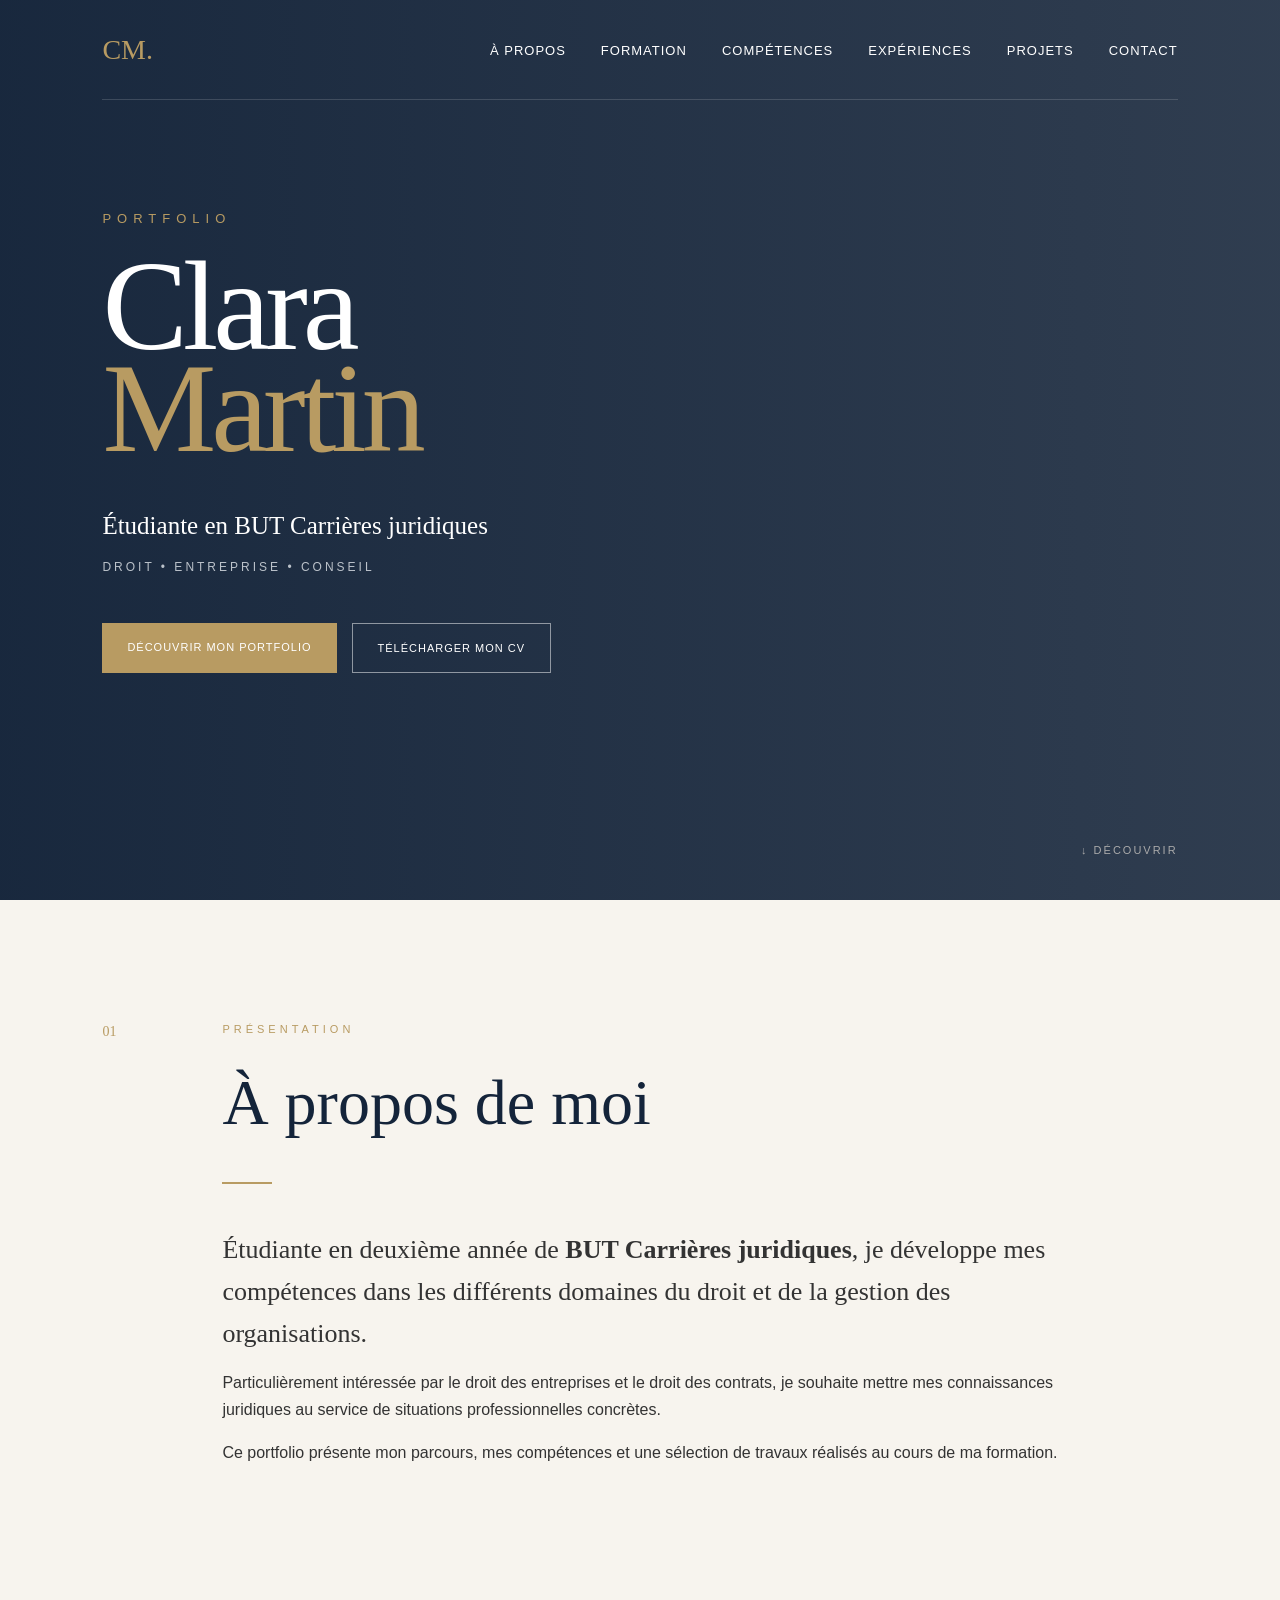
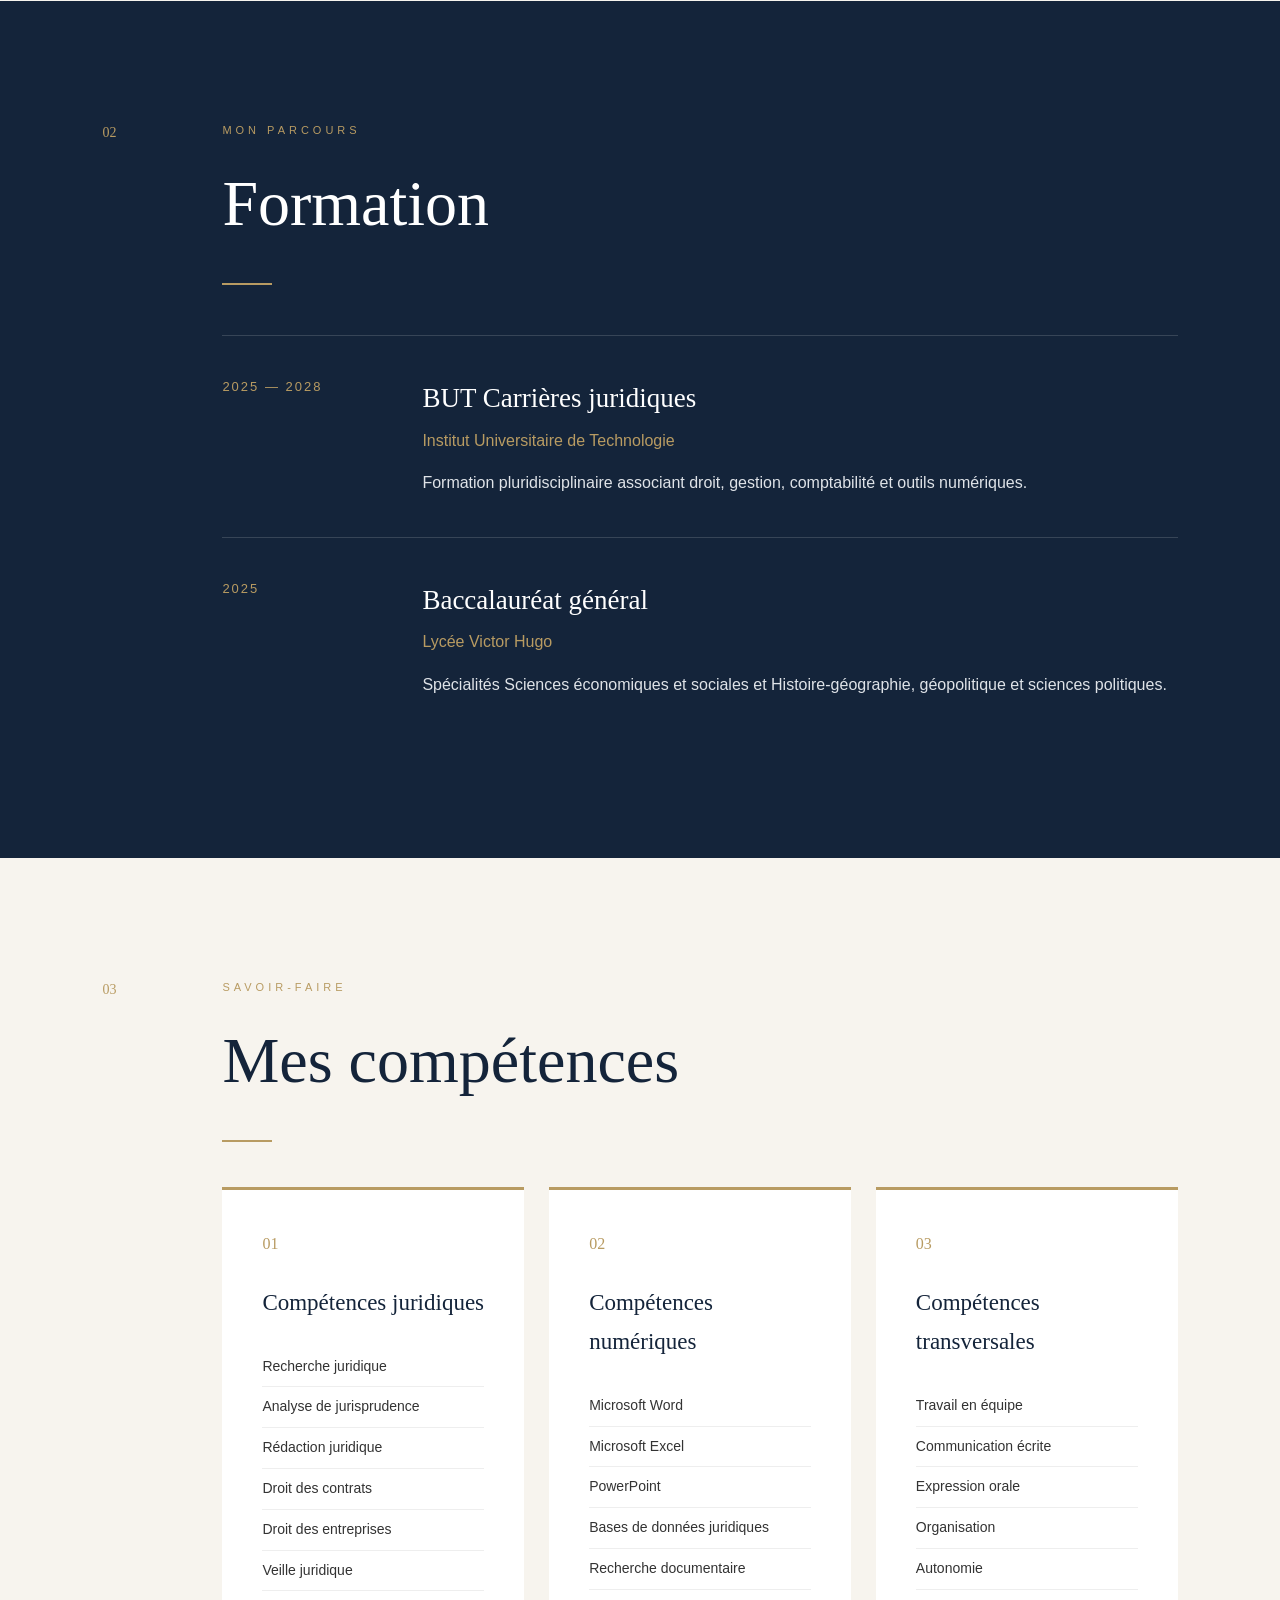
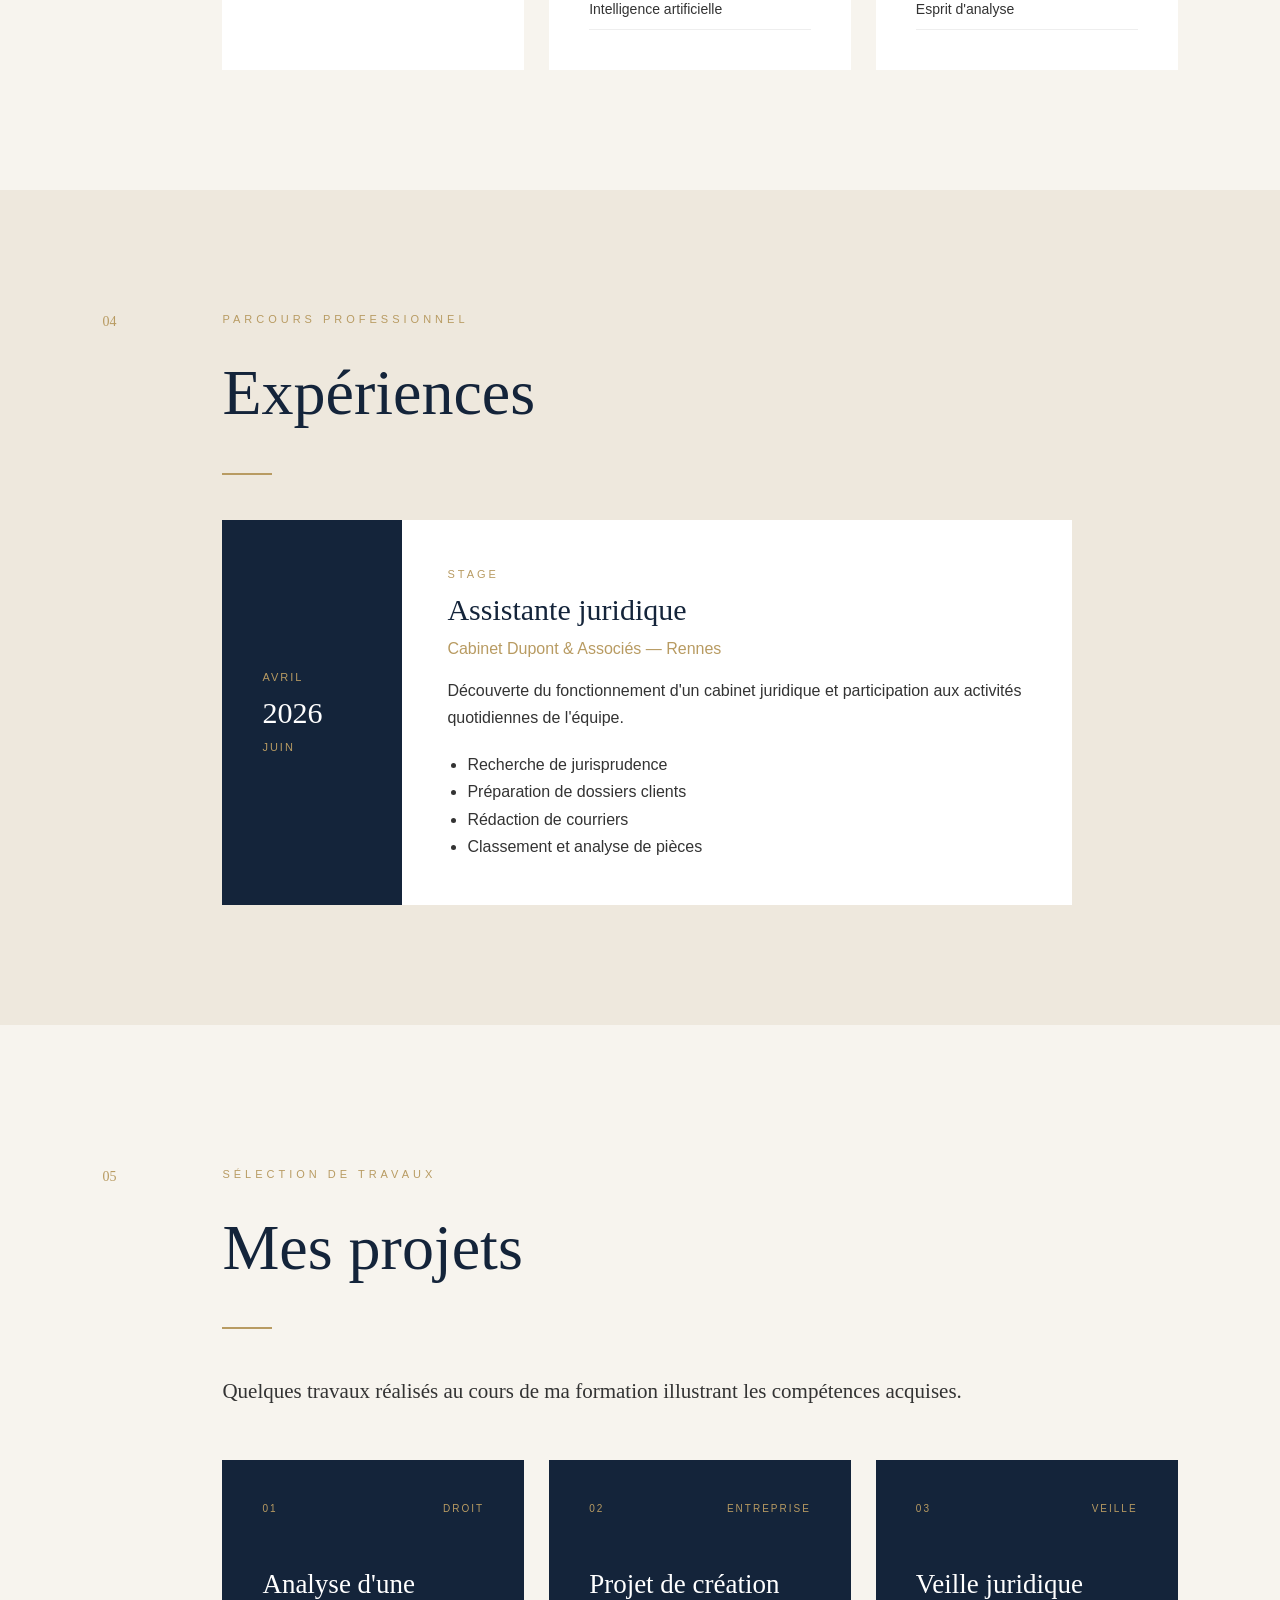
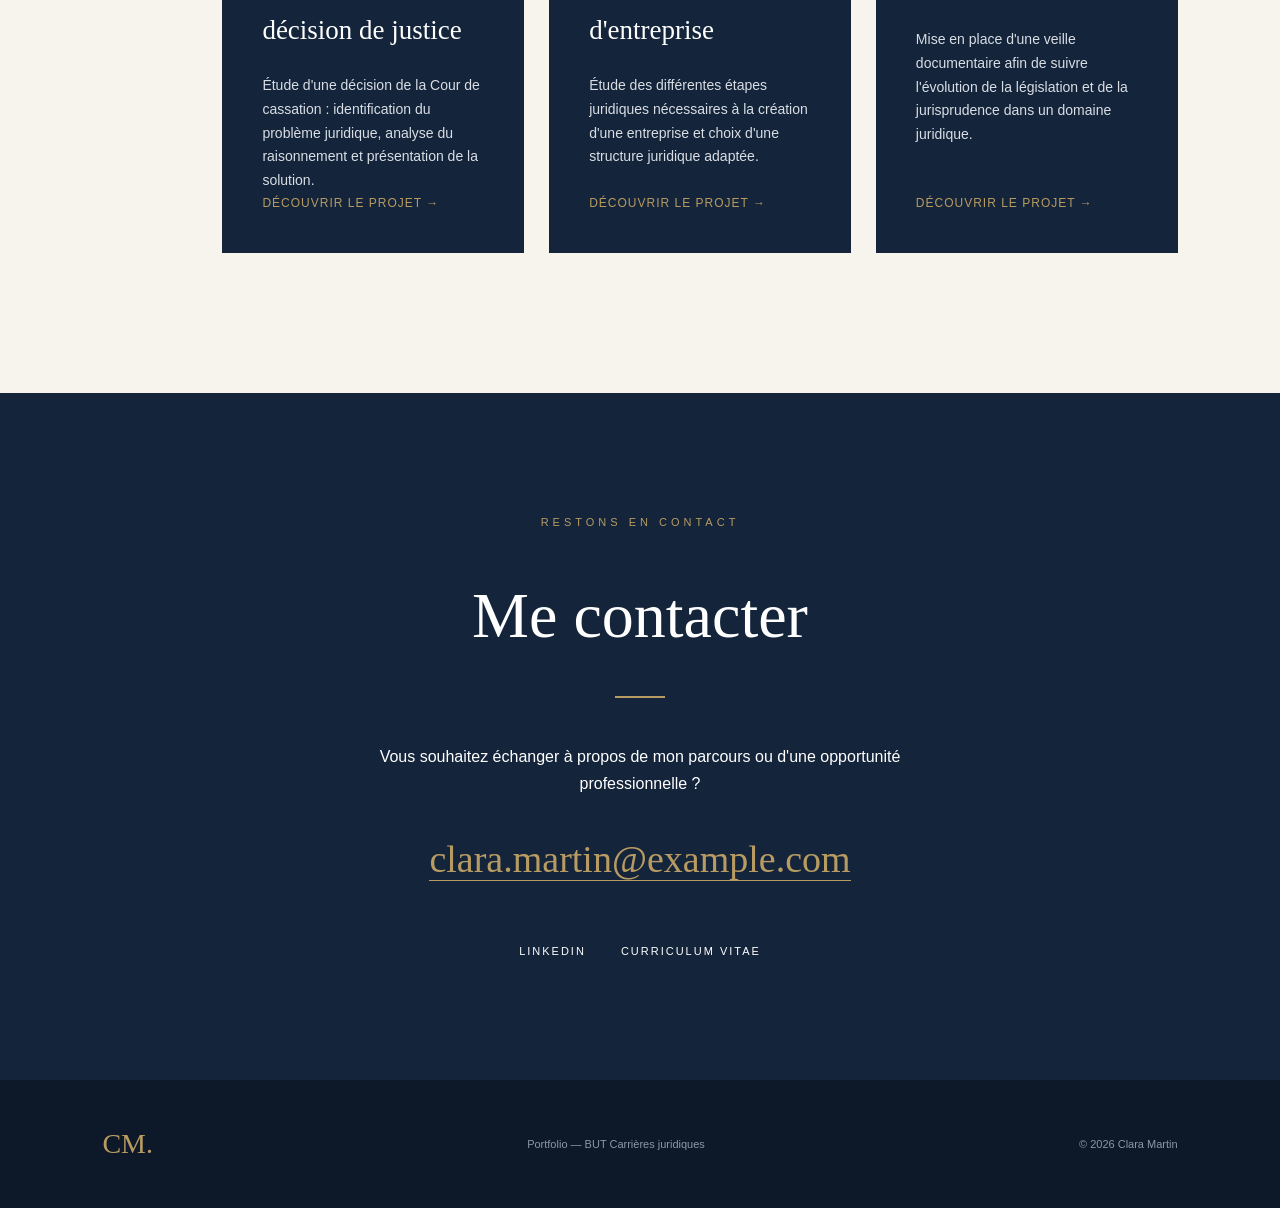
<file: index.html>
<!DOCTYPE html>
<html lang="fr">
<head>
    <meta charset="UTF-8">
    <meta name="viewport" content="width=device-width, initial-scale=1.0">
    <title>Portfolio | Clara Martin</title>
    <style>
/* ==============================
   VARIABLES
================================ */

:root {
    --navy: #14243a;
    --navy-light: #203653;
    --gold: #b89b62;
    --cream: #f7f4ee;
    --beige: #eee8dd;
    --white: #ffffff;
    --text: #333333;
    --light-text: #6e6e6e;
}


/* ==============================
   BASE
================================ */

* {
    margin: 0;
    padding: 0;
    box-sizing: border-box;
}

html {
    scroll-behavior: smooth;
}

body {
    font-family: Arial, Helvetica, sans-serif;
    color: var(--text);
    background: var(--cream);
    line-height: 1.7;
}

h1,
h2,
h3 {
    font-family: Georgia, "Times New Roman", serif;
    font-weight: normal;
}

a {
    text-decoration: none;
    color: inherit;
}


/* ==============================
   HERO
================================ */

.hero {
    min-height: 100vh;
    background:
        linear-gradient(
            90deg,
            rgba(20, 36, 58, 0.98),
            rgba(20, 36, 58, 0.88)
        );
    color: white;
    position: relative;
    padding: 0 8%;
}

.navbar {
    height: 100px;
    display: flex;
    align-items: center;
    justify-content: space-between;
    border-bottom: 1px solid rgba(255,255,255,0.15);
}

.logo,
.footer-logo {
    font-family: Georgia, serif;
    font-size: 28px;
    color: var(--gold);
}

.navbar ul {
    display: flex;
    list-style: none;
    gap: 35px;
}

.navbar a {
    font-size: 13px;
    letter-spacing: 1px;
    text-transform: uppercase;
    transition: 0.3s;
}

.navbar a:hover {
    color: var(--gold);
}


.hero-content {
    max-width: 850px;
    padding-top: 12vh;
}

.surtitle {
    color: var(--gold);
    letter-spacing: 6px;
    font-size: 13px;
    margin-bottom: 25px;
}

.hero h1 {
    font-size: clamp(75px, 10vw, 145px);
    line-height: 0.8;
    letter-spacing: -5px;
}

.hero h1 span {
    color: var(--gold);
}

.subtitle {
    margin-top: 45px;
    font-family: Georgia, serif;
    font-size: 25px;
}

.intro {
    color: #bbc2ca;
    margin-top: 10px;
    letter-spacing: 3px;
    text-transform: uppercase;
    font-size: 12px;
}


.hero-buttons {
    margin-top: 45px;
    display: flex;
    gap: 15px;
}

.btn {
    padding: 15px 25px;
    text-transform: uppercase;
    letter-spacing: 1px;
    font-size: 11px;
    transition: 0.3s;
}

.btn-primary {
    background: var(--gold);
    color: white;
}

.btn-primary:hover {
    background: white;
    color: var(--navy);
}

.btn-outline {
    border: 1px solid rgba(255,255,255,0.5);
}

.btn-outline:hover {
    background: white;
    color: var(--navy);
}

.scroll {
    position: absolute;
    right: 8%;
    bottom: 40px;
    color: #aaa;
    font-size: 11px;
    text-transform: uppercase;
    letter-spacing: 2px;
}


/* ==============================
   SECTIONS
================================ */

.section {
    display: grid;
    grid-template-columns: 120px 1fr;
    padding: 120px 8%;
    max-width: 1500px;
    margin: auto;
}

.section-number {
    color: var(--gold);
    font-family: Georgia, serif;
    font-size: 14px;
}

.section-content {
    max-width: 1100px;
}

.section-label {
    text-transform: uppercase;
    letter-spacing: 4px;
    font-size: 11px;
    color: var(--gold);
    margin-bottom: 10px;
}

h2 {
    font-size: clamp(42px, 5vw, 65px);
    color: var(--navy);
}

.gold-line {
    width: 50px;
    height: 2px;
    background: var(--gold);
    margin: 25px 0 45px;
}

.large-text {
    font-family: Georgia, serif;
    font-size: 26px;
    line-height: 1.6;
    max-width: 900px;
    margin-bottom: 25px;
}

.section-content > p:not(.section-label) {
    max-width: 850px;
    margin-bottom: 15px;
}


/* ==============================
   FORMATION
================================ */

.dark-section {
    max-width: none;
    background: var(--navy);
    color: #dfe3e8;
}

.dark-section .section-content {
    max-width: 1100px;
}

.dark-section h2 {
    color: white;
}

.timeline {
    margin-top: 50px;
}

.timeline-item {
    display: grid;
    grid-template-columns: 200px 1fr;
    padding: 40px 0;
    border-top: 1px solid rgba(255,255,255,0.15);
}

.date {
    color: var(--gold);
    font-size: 13px;
    letter-spacing: 2px;
}

.timeline h3 {
    color: white;
    font-size: 27px;
    margin-bottom: 5px;
}

.institution {
    color: var(--gold);
    margin-bottom: 15px;
}


/* ==============================
   COMPETENCES
================================ */

.skills-grid {
    display: grid;
    grid-template-columns: repeat(3, 1fr);
    gap: 25px;
}

.skill-card {
    background: white;
    padding: 40px;
    border-top: 3px solid var(--gold);
    transition: 0.3s;
}

.skill-card:hover {
    transform: translateY(-7px);
    box-shadow: 0 20px 45px rgba(0,0,0,0.08);
}

.skill-number {
    color: var(--gold);
    font-family: Georgia, serif;
}

.skill-card h3 {
    color: var(--navy);
    font-size: 23px;
    margin: 25px 0;
}

.skill-card ul {
    list-style: none;
}

.skill-card li {
    padding: 8px 0;
    border-bottom: 1px solid #eee;
    font-size: 14px;
}


/* ==============================
   EXPERIENCE
================================ */

.beige-section {
    max-width: none;
    background: var(--beige);
}

.experience {
    display: grid;
    grid-template-columns: 180px 1fr;
    background: white;
    max-width: 850px;
    margin-top: 40px;
}

.experience-date {
    background: var(--navy);
    color: white;
    padding: 40px;
    display: flex;
    flex-direction: column;
    justify-content: center;
}

.experience-date span {
    color: var(--gold);
    font-size: 11px;
    letter-spacing: 2px;
}

.experience-date strong {
    font-family: Georgia, serif;
    font-size: 30px;
    font-weight: normal;
}

.experience-content {
    padding: 45px;
}

.experience-type {
    color: var(--gold);
    font-size: 11px;
    letter-spacing: 3px;
}

.experience-content h3 {
    font-size: 30px;
    color: var(--navy);
}

.experience-content ul {
    margin: 20px 0 0 20px;
}


/* ==============================
   PROJETS
================================ */

.projects-section {
    padding-top: 140px;
    padding-bottom: 140px;
}

.projects-intro {
    font-family: Georgia, serif;
    font-size: 21px;
}

.projects-grid {
    display: grid;
    grid-template-columns: repeat(3, 1fr);
    gap: 25px;
    margin-top: 50px;
}

.project-card {
    background: var(--navy);
    color: #d9dee5;
    padding: 40px;
    min-height: 390px;
    display: flex;
    flex-direction: column;
    transition: 0.3s;
}

.project-card:hover {
    transform: translateY(-8px);
}

.project-top {
    display: flex;
    justify-content: space-between;
    color: var(--gold);
    font-size: 10px;
    letter-spacing: 2px;
}

.project-card h3 {
    color: white;
    font-size: 27px;
    margin: 45px 0 20px;
}

.project-card p {
    font-size: 14px;
}

.project-card a {
    color: var(--gold);
    margin-top: auto;
    font-size: 12px;
    text-transform: uppercase;
    letter-spacing: 1px;
}


/* ==============================
   CONTACT
================================ */

.contact {
    background: var(--navy);
    color: white;
    text-align: center;
    padding: 120px 20px;
}

.contact h2 {
    color: white;
}

.center {
    margin-left: auto;
    margin-right: auto;
}

.contact > p {
    max-width: 600px;
    margin: 0 auto 30px;
}

.email {
    font-family: Georgia, serif;
    color: var(--gold);
    font-size: clamp(22px, 4vw, 38px);
    border-bottom: 1px solid var(--gold);
}

.contact-links {
    margin-top: 50px;
    display: flex;
    justify-content: center;
    gap: 35px;
}

.contact-links a {
    text-transform: uppercase;
    letter-spacing: 2px;
    font-size: 11px;
}


/* ==============================
   FOOTER
================================ */

footer {
    background: #0d1828;
    color: #8e98a5;
    display: flex;
    justify-content: space-between;
    align-items: center;
    padding: 40px 8%;
    font-size: 11px;
}


/* ==============================
   RESPONSIVE
================================ */

@media (max-width: 850px) {

    .navbar ul {
        display: none;
    }

    .hero h1 {
        letter-spacing: -2px;
    }

    .section {
        display: block;
        padding: 80px 7%;
    }

    .section-number {
        margin-bottom: 20px;
    }

    .skills-grid,
    .projects-grid {
        grid-template-columns: 1fr;
    }

    .timeline-item {
        grid-template-columns: 1fr;
        gap: 15px;
    }

    .experience {
        grid-template-columns: 1fr;
    }

    .experience-date {
        display: block;
    }

    .hero-buttons {
        flex-direction: column;
        align-items: flex-start;
    }

    footer {
        flex-direction: column;
        gap: 15px;
        text-align: center;
    }
}


    </style>
  
</head>

<body>

<header class="hero">
    <nav class="navbar">
        <div class="logo">CM.</div>

        <ul>
            <li><a href="#apropos">À propos</a></li>
            <li><a href="#formation">Formation</a></li>
            <li><a href="#competences">Compétences</a></li>
            <li><a href="#experience">Expériences</a></li>
            <li><a href="#projets">Projets</a></li>
            <li><a href="#contact">Contact</a></li>
        </ul>
    </nav>

    <div class="hero-content">

        <p class="surtitle">PORTFOLIO</p>

        <h1>Clara<br><span>Martin</span></h1>

        <p class="subtitle">
            Étudiante en BUT Carrières juridiques
        </p>

        <p class="intro">
            Droit • Entreprise • Conseil
        </p>

        <div class="hero-buttons">
            <a href="#projets" class="btn btn-primary">Découvrir mon portfolio</a>
            <a href="cv-clara-martin.pdf" class="btn btn-outline">Télécharger mon CV</a>
        </div>

    </div>

    <div class="scroll">
        ↓ Découvrir
    </div>
</header>


<main>

<!-- À PROPOS -->

<section id="apropos" class="section about">

    <div class="section-number">01</div>

    <div class="section-content">

        <p class="section-label">Présentation</p>

        <h2>À propos de moi</h2>

        <div class="gold-line"></div>

        <p class="large-text">
            Étudiante en deuxième année de
            <strong>BUT Carrières juridiques</strong>,
            je développe mes compétences dans les différents
            domaines du droit et de la gestion des organisations.
        </p>

        <p>
            Particulièrement intéressée par le droit des entreprises
            et le droit des contrats, je souhaite mettre mes connaissances
            juridiques au service de situations professionnelles concrètes.
        </p>

        <p>
            Ce portfolio présente mon parcours, mes compétences
            et une sélection de travaux réalisés au cours de ma formation.
        </p>

    </div>

</section>


<!-- FORMATION -->

<section id="formation" class="section dark-section">

    <div class="section-number">02</div>

    <div class="section-content">

        <p class="section-label">Mon parcours</p>

        <h2>Formation</h2>

        <div class="gold-line"></div>

        <div class="timeline">

            <div class="timeline-item">
                <div class="date">2025 — 2028</div>

                <div>
                    <h3>BUT Carrières juridiques</h3>
                    <p class="institution">Institut Universitaire de Technologie</p>

                    <p>
                        Formation pluridisciplinaire associant droit,
                        gestion, comptabilité et outils numériques.
                    </p>
                </div>
            </div>


            <div class="timeline-item">

                <div class="date">2025</div>

                <div>
                    <h3>Baccalauréat général</h3>
                    <p class="institution">Lycée Victor Hugo</p>

                    <p>
                        Spécialités Sciences économiques et sociales
                        et Histoire-géographie, géopolitique et sciences politiques.
                    </p>
                </div>

            </div>

        </div>

    </div>

</section>


<!-- COMPÉTENCES -->

<section id="competences" class="section">

    <div class="section-number">03</div>

    <div class="section-content">

        <p class="section-label">Savoir-faire</p>

        <h2>Mes compétences</h2>

        <div class="gold-line"></div>


        <div class="skills-grid">

            <div class="skill-card">

                <span class="skill-number">01</span>

                <h3>Compétences juridiques</h3>

                <ul>
                    <li>Recherche juridique</li>
                    <li>Analyse de jurisprudence</li>
                    <li>Rédaction juridique</li>
                    <li>Droit des contrats</li>
                    <li>Droit des entreprises</li>
                    <li>Veille juridique</li>
                </ul>

            </div>


            <div class="skill-card">

                <span class="skill-number">02</span>

                <h3>Compétences numériques</h3>

                <ul>
                    <li>Microsoft Word</li>
                    <li>Microsoft Excel</li>
                    <li>PowerPoint</li>
                    <li>Bases de données juridiques</li>
                    <li>Recherche documentaire</li>
                    <li>Intelligence artificielle</li>
                </ul>

            </div>


            <div class="skill-card">

                <span class="skill-number">03</span>

                <h3>Compétences transversales</h3>

                <ul>
                    <li>Travail en équipe</li>
                    <li>Communication écrite</li>
                    <li>Expression orale</li>
                    <li>Organisation</li>
                    <li>Autonomie</li>
                    <li>Esprit d'analyse</li>
                </ul>

            </div>

        </div>

    </div>

</section>


<!-- EXPERIENCE -->

<section id="experience" class="section beige-section">

    <div class="section-number">04</div>

    <div class="section-content">

        <p class="section-label">Parcours professionnel</p>

        <h2>Expériences</h2>

        <div class="gold-line"></div>


        <article class="experience">

            <div class="experience-date">
                <span>AVRIL</span>
                <strong>2026</strong>
                <span>JUIN</span>
            </div>

            <div class="experience-content">

                <p class="experience-type">STAGE</p>

                <h3>Assistante juridique</h3>

                <p class="institution">
                    Cabinet Dupont & Associés — Rennes
                </p>

                <p>
                    Découverte du fonctionnement d'un cabinet juridique
                    et participation aux activités quotidiennes de l'équipe.
                </p>

                <ul>
                    <li>Recherche de jurisprudence</li>
                    <li>Préparation de dossiers clients</li>
                    <li>Rédaction de courriers</li>
                    <li>Classement et analyse de pièces</li>
                </ul>

            </div>

        </article>

    </div>

</section>


<!-- PROJETS -->

<section id="projets" class="section projects-section">

    <div class="section-number">05</div>

    <div class="section-content">

        <p class="section-label">Sélection de travaux</p>

        <h2>Mes projets</h2>

        <div class="gold-line"></div>

        <p class="projects-intro">
            Quelques travaux réalisés au cours de ma formation
            illustrant les compétences acquises.
        </p>


        <div class="projects-grid">


            <article class="project-card">

                <div class="project-top">
                    <span>01</span>
                    <span>DROIT</span>
                </div>

                <h3>Analyse d'une décision de justice</h3>

                <p>
                    Étude d'une décision de la Cour de cassation :
                    identification du problème juridique, analyse du
                    raisonnement et présentation de la solution.
                </p>

                <a href="#">Découvrir le projet →</a>

            </article>


            <article class="project-card">

                <div class="project-top">
                    <span>02</span>
                    <span>ENTREPRISE</span>
                </div>

                <h3>Projet de création d'entreprise</h3>

                <p>
                    Étude des différentes étapes juridiques nécessaires
                    à la création d'une entreprise et choix d'une
                    structure juridique adaptée.
                </p>

                <a href="#">Découvrir le projet →</a>

            </article>


            <article class="project-card">

                <div class="project-top">
                    <span>03</span>
                    <span>VEILLE</span>
                </div>

                <h3>Veille juridique</h3>

                <p>
                    Mise en place d'une veille documentaire afin de suivre
                    l'évolution de la législation et de la jurisprudence
                    dans un domaine juridique.
                </p>

                <a href="#">Découvrir le projet →</a>

            </article>

        </div>

    </div>

</section>


<!-- CONTACT -->

<section id="contact" class="contact">

    <p class="section-label">Restons en contact</p>

    <h2>Me contacter</h2>

    <div class="gold-line center"></div>

    <p>
        Vous souhaitez échanger à propos de mon parcours
        ou d'une opportunité professionnelle ?
    </p>

    <a href="mailto:clara.martin@example.com" class="email">
        clara.martin@example.com
    </a>

    <div class="contact-links">
        <a href="#">LinkedIn</a>
        <a href="cv-clara-martin.pdf">Curriculum Vitae</a>
    </div>

</section>

</main>


<footer>

    <div class="footer-logo">CM.</div>

    <p>
        Portfolio — BUT Carrières juridiques
    </p>

    <p>© 2026 Clara Martin</p>

</footer>

</body>
</html>
</file>
